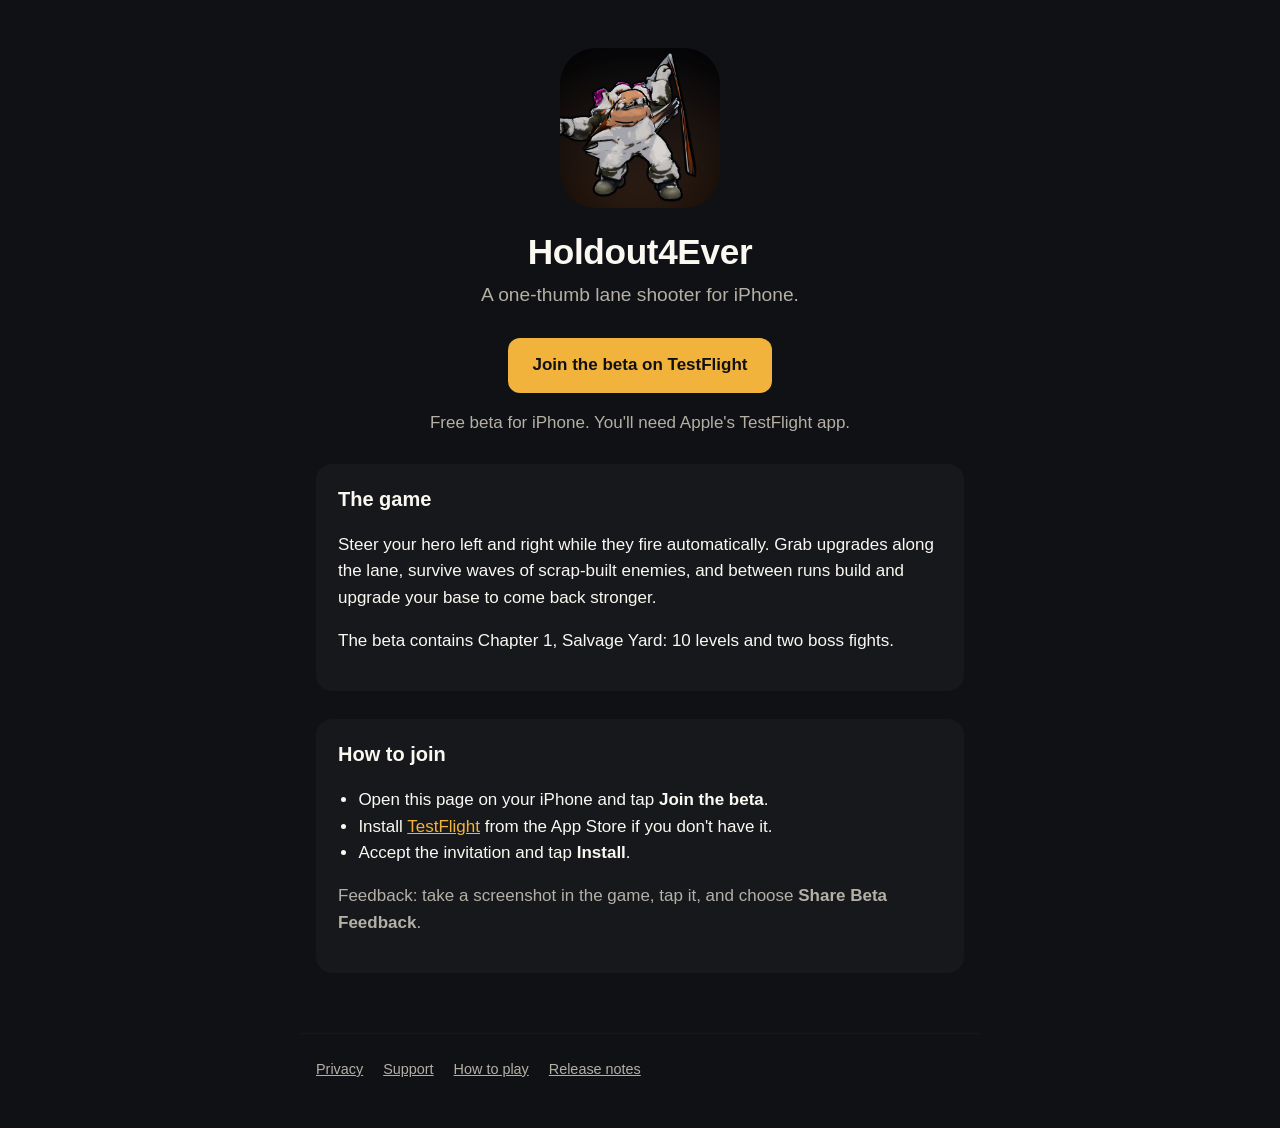
<file: index.html>
<!doctype html>
<html lang="en">
<head>
  <meta charset="utf-8">
  <meta name="viewport" content="width=device-width, initial-scale=1">
  <title>Holdout4Ever</title>
  <meta name="description" content="Holdout4Ever is a one-thumb lane shooter for iPhone. Steer, survive the waves, build your base. Join the beta on TestFlight.">
  <meta property="og:title" content="Holdout4Ever">
  <meta property="og:description" content="A one-thumb lane shooter for iPhone. Join the beta on TestFlight.">
  <meta property="og:image" content="https://holdout4ever.dadgar.se/img/icon-512.png">
  <link rel="icon" href="img/favicon.png">
  <link rel="apple-touch-icon" href="img/apple-touch-icon.png">
  <link rel="stylesheet" href="style.css">
</head>
<body>
<main>
  <section class="hero">
    <img src="img/icon-512.png" alt="Holdout4Ever app icon">
    <h1>Holdout4Ever</h1>
    <p class="tagline">A one-thumb lane shooter for iPhone.</p>
    <a class="button" href="https://testflight.apple.com/join/uf9PNABP">Join the beta on TestFlight</a>
    <p class="muted">Free beta for iPhone. You'll need Apple's TestFlight app.</p>
  </section>

  <div class="card">
    <h2>The game</h2>
    <p>Steer your hero left and right while they fire automatically. Grab upgrades along the lane, survive waves of scrap-built enemies, and between runs build and upgrade your base to come back stronger.</p>
    <p>The beta contains Chapter 1, Salvage Yard: 10 levels and two boss fights.</p>
  </div>

  <div class="card">
    <h2>How to join</h2>
    <ul>
      <li>Open this page on your iPhone and tap <strong>Join the beta</strong>.</li>
      <li>Install <a href="https://apps.apple.com/app/testflight/id899247664">TestFlight</a> from the App Store if you don't have it.</li>
      <li>Accept the invitation and tap <strong>Install</strong>.</li>
    </ul>
    <p class="muted">Feedback: take a screenshot in the game, tap it, and choose <strong>Share Beta Feedback</strong>.</p>
  </div>
</main>
<footer>
  <a href="privacy.html">Privacy</a>
  <a href="support.html">Support</a>
  <a href="manual.html">How to play</a>
  <a href="release-notes.html">Release notes</a>
</footer>
</body>
</html>
</file>
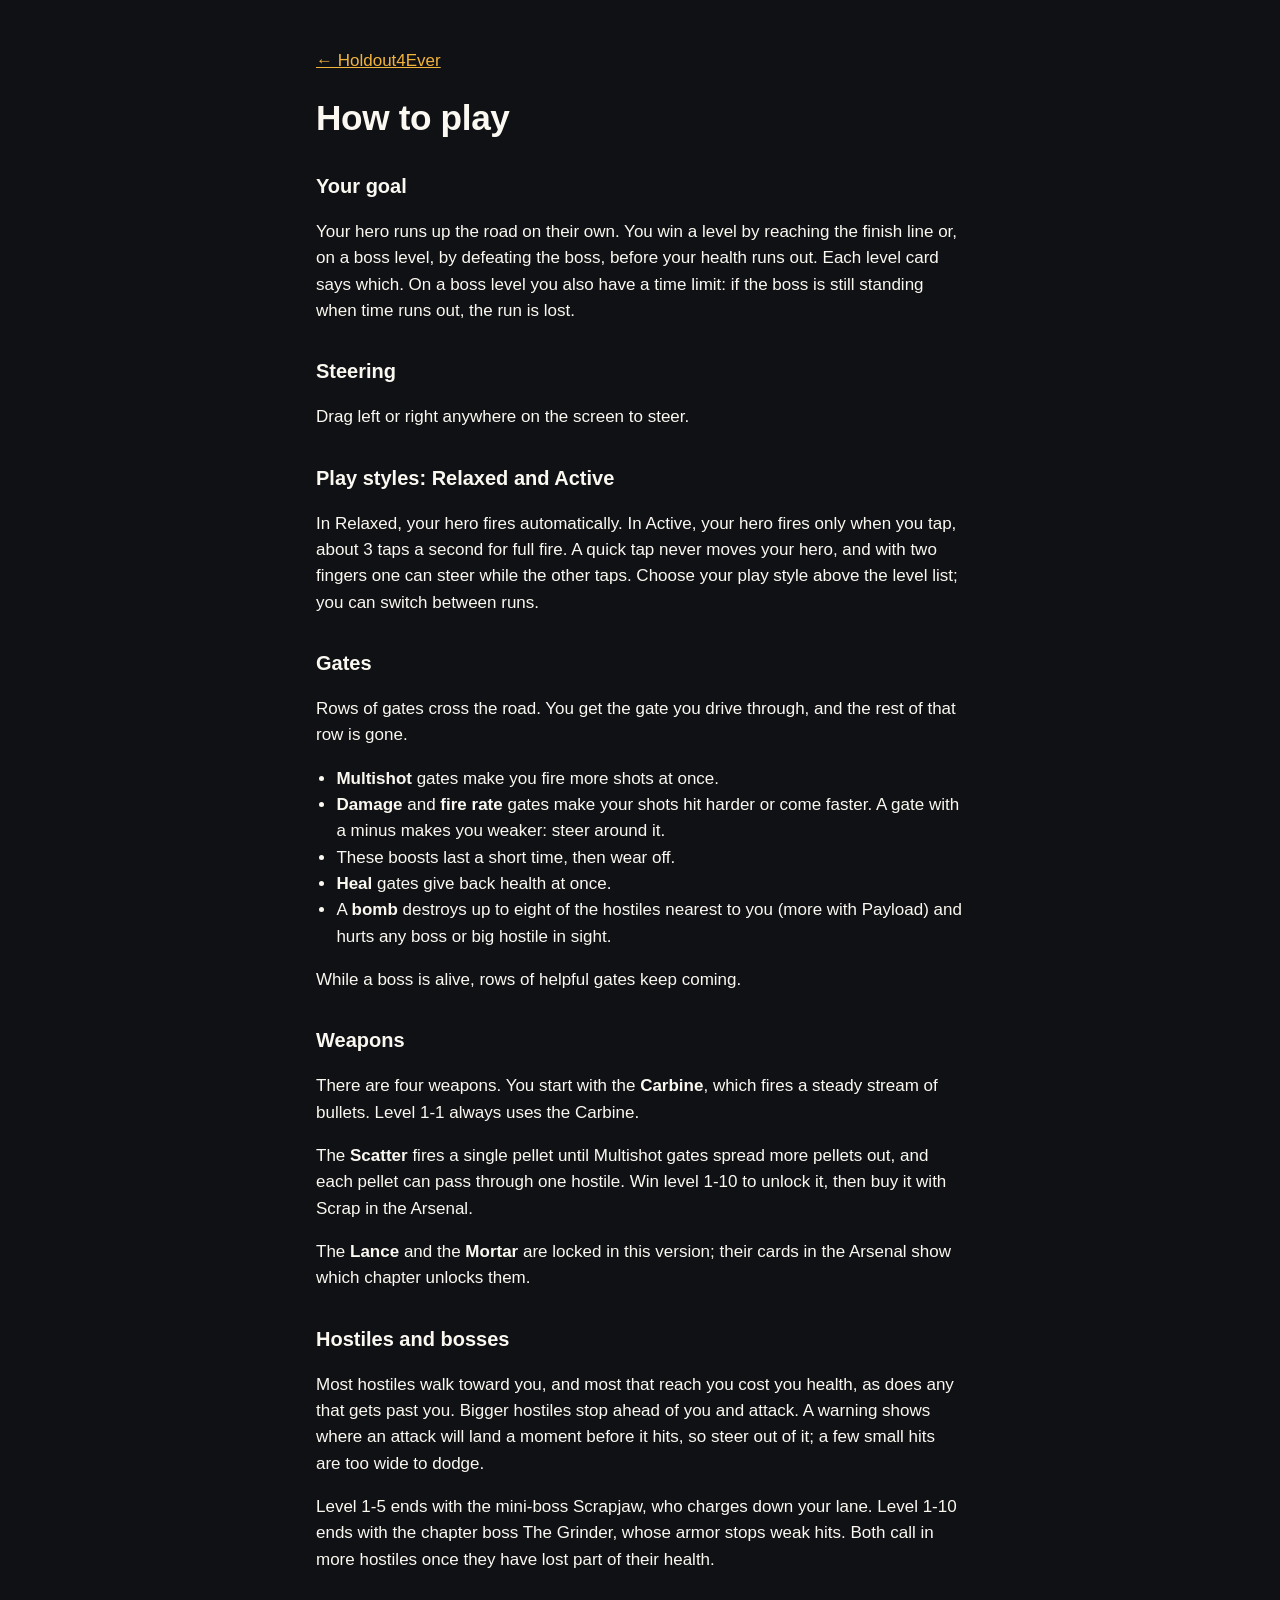
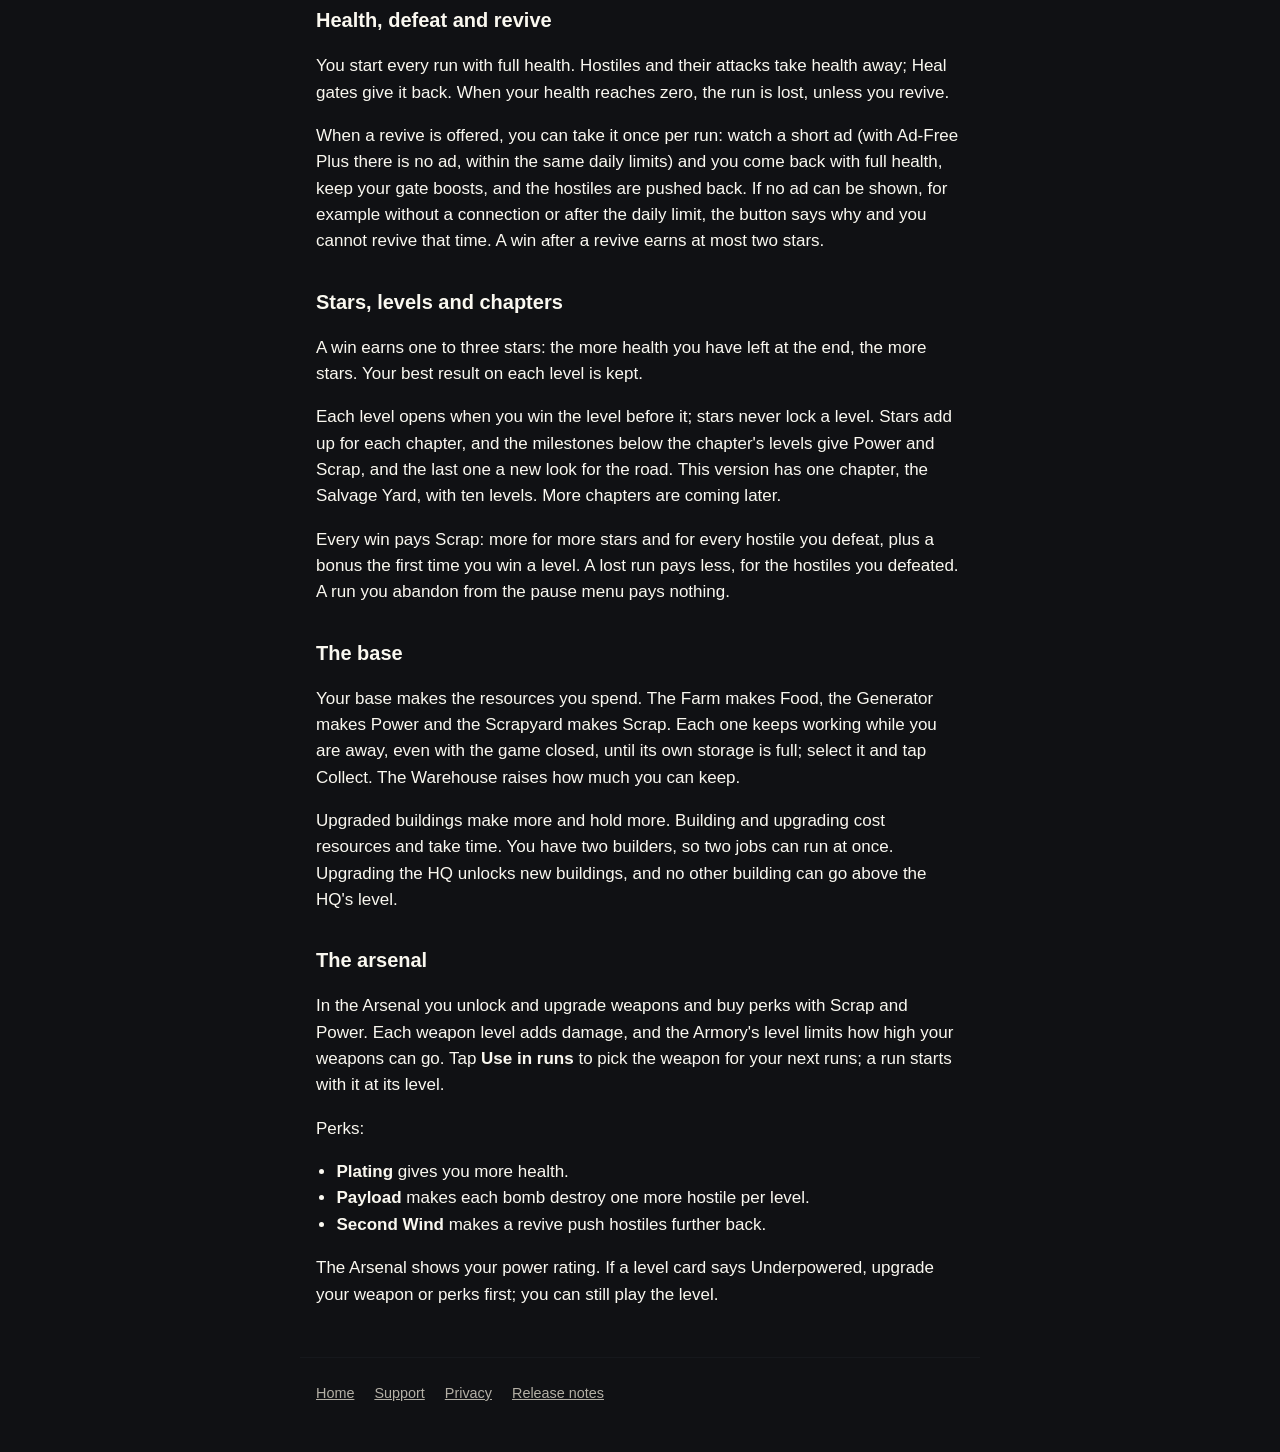
<file: manual.html>
<!doctype html>
<html lang="en">
<head>
  <meta charset="utf-8">
  <meta name="viewport" content="width=device-width, initial-scale=1">
  <title>How to Play Holdout4Ever</title>
  <link rel="icon" href="img/favicon.png">
  <link rel="stylesheet" href="style.css">
</head>
<body>
<main>
  <nav class="top"><a href="./">&larr; Holdout4Ever</a></nav>
  <h1>How to play</h1>

  <h2>Your goal</h2>
  <p>Your hero runs up the road on their own. You win a level by reaching the finish line or, on a boss level, by defeating the boss, before your health runs out. Each level card says which. On a boss level you also have a time limit: if the boss is still standing when time runs out, the run is lost.</p>

  <h2>Steering</h2>
  <p>Drag left or right anywhere on the screen to steer.</p>

  <h2>Play styles: Relaxed and Active</h2>
  <p>In Relaxed, your hero fires automatically. In Active, your hero fires only when you tap, about 3 taps a second for full fire. A quick tap never moves your hero, and with two fingers one can steer while the other taps. Choose your play style above the level list; you can switch between runs.</p>

  <h2>Gates</h2>
  <p>Rows of gates cross the road. You get the gate you drive through, and the rest of that row is gone.</p>
  <ul>
    <li><strong>Multishot</strong> gates make you fire more shots at once.</li>
    <li><strong>Damage</strong> and <strong>fire rate</strong> gates make your shots hit harder or come faster. A gate with a minus makes you weaker: steer around it.</li>
    <li>These boosts last a short time, then wear off.</li>
    <li><strong>Heal</strong> gates give back health at once.</li>
    <li>A <strong>bomb</strong> destroys up to eight of the hostiles nearest to you (more with Payload) and hurts any boss or big hostile in sight.</li>
  </ul>
  <p>While a boss is alive, rows of helpful gates keep coming.</p>

  <h2>Weapons</h2>
  <p>There are four weapons. You start with the <strong>Carbine</strong>, which fires a steady stream of bullets. Level 1-1 always uses the Carbine.</p>
  <p>The <strong>Scatter</strong> fires a single pellet until Multishot gates spread more pellets out, and each pellet can pass through one hostile. Win level 1-10 to unlock it, then buy it with Scrap in the Arsenal.</p>
  <p>The <strong>Lance</strong> and the <strong>Mortar</strong> are locked in this version; their cards in the Arsenal show which chapter unlocks them.</p>

  <h2>Hostiles and bosses</h2>
  <p>Most hostiles walk toward you, and most that reach you cost you health, as does any that gets past you. Bigger hostiles stop ahead of you and attack. A warning shows where an attack will land a moment before it hits, so steer out of it; a few small hits are too wide to dodge.</p>
  <p>Level 1-5 ends with the mini-boss Scrapjaw, who charges down your lane. Level 1-10 ends with the chapter boss The Grinder, whose armor stops weak hits. Both call in more hostiles once they have lost part of their health.</p>

  <h2>Health, defeat and revive</h2>
  <p>You start every run with full health. Hostiles and their attacks take health away; Heal gates give it back. When your health reaches zero, the run is lost, unless you revive.</p>
  <p>When a revive is offered, you can take it once per run: watch a short ad (with Ad-Free Plus there is no ad, within the same daily limits) and you come back with full health, keep your gate boosts, and the hostiles are pushed back. If no ad can be shown, for example without a connection or after the daily limit, the button says why and you cannot revive that time. A win after a revive earns at most two stars.</p>

  <h2>Stars, levels and chapters</h2>
  <p>A win earns one to three stars: the more health you have left at the end, the more stars. Your best result on each level is kept.</p>
  <p>Each level opens when you win the level before it; stars never lock a level. Stars add up for each chapter, and the milestones below the chapter's levels give Power and Scrap, and the last one a new look for the road. This version has one chapter, the Salvage Yard, with ten levels. More chapters are coming later.</p>
  <p>Every win pays Scrap: more for more stars and for every hostile you defeat, plus a bonus the first time you win a level. A lost run pays less, for the hostiles you defeated. A run you abandon from the pause menu pays nothing.</p>

  <h2>The base</h2>
  <p>Your base makes the resources you spend. The Farm makes Food, the Generator makes Power and the Scrapyard makes Scrap. Each one keeps working while you are away, even with the game closed, until its own storage is full; select it and tap Collect. The Warehouse raises how much you can keep.</p>
  <p>Upgraded buildings make more and hold more. Building and upgrading cost resources and take time. You have two builders, so two jobs can run at once. Upgrading the HQ unlocks new buildings, and no other building can go above the HQ's level.</p>

  <h2>The arsenal</h2>
  <p>In the Arsenal you unlock and upgrade weapons and buy perks with Scrap and Power. Each weapon level adds damage, and the Armory's level limits how high your weapons can go. Tap <strong>Use in runs</strong> to pick the weapon for your next runs; a run starts with it at its level.</p>
  <p>Perks:</p>
  <ul>
    <li><strong>Plating</strong> gives you more health.</li>
    <li><strong>Payload</strong> makes each bomb destroy one more hostile per level.</li>
    <li><strong>Second Wind</strong> makes a revive push hostiles further back.</li>
  </ul>
  <p>The Arsenal shows your power rating. If a level card says Underpowered, upgrade your weapon or perks first; you can still play the level.</p>
</main>
<footer>
  <a href="./">Home</a>
  <a href="support.html">Support</a>
  <a href="privacy.html">Privacy</a>
  <a href="release-notes.html">Release notes</a>
</footer>
</body>
</html>
</file>
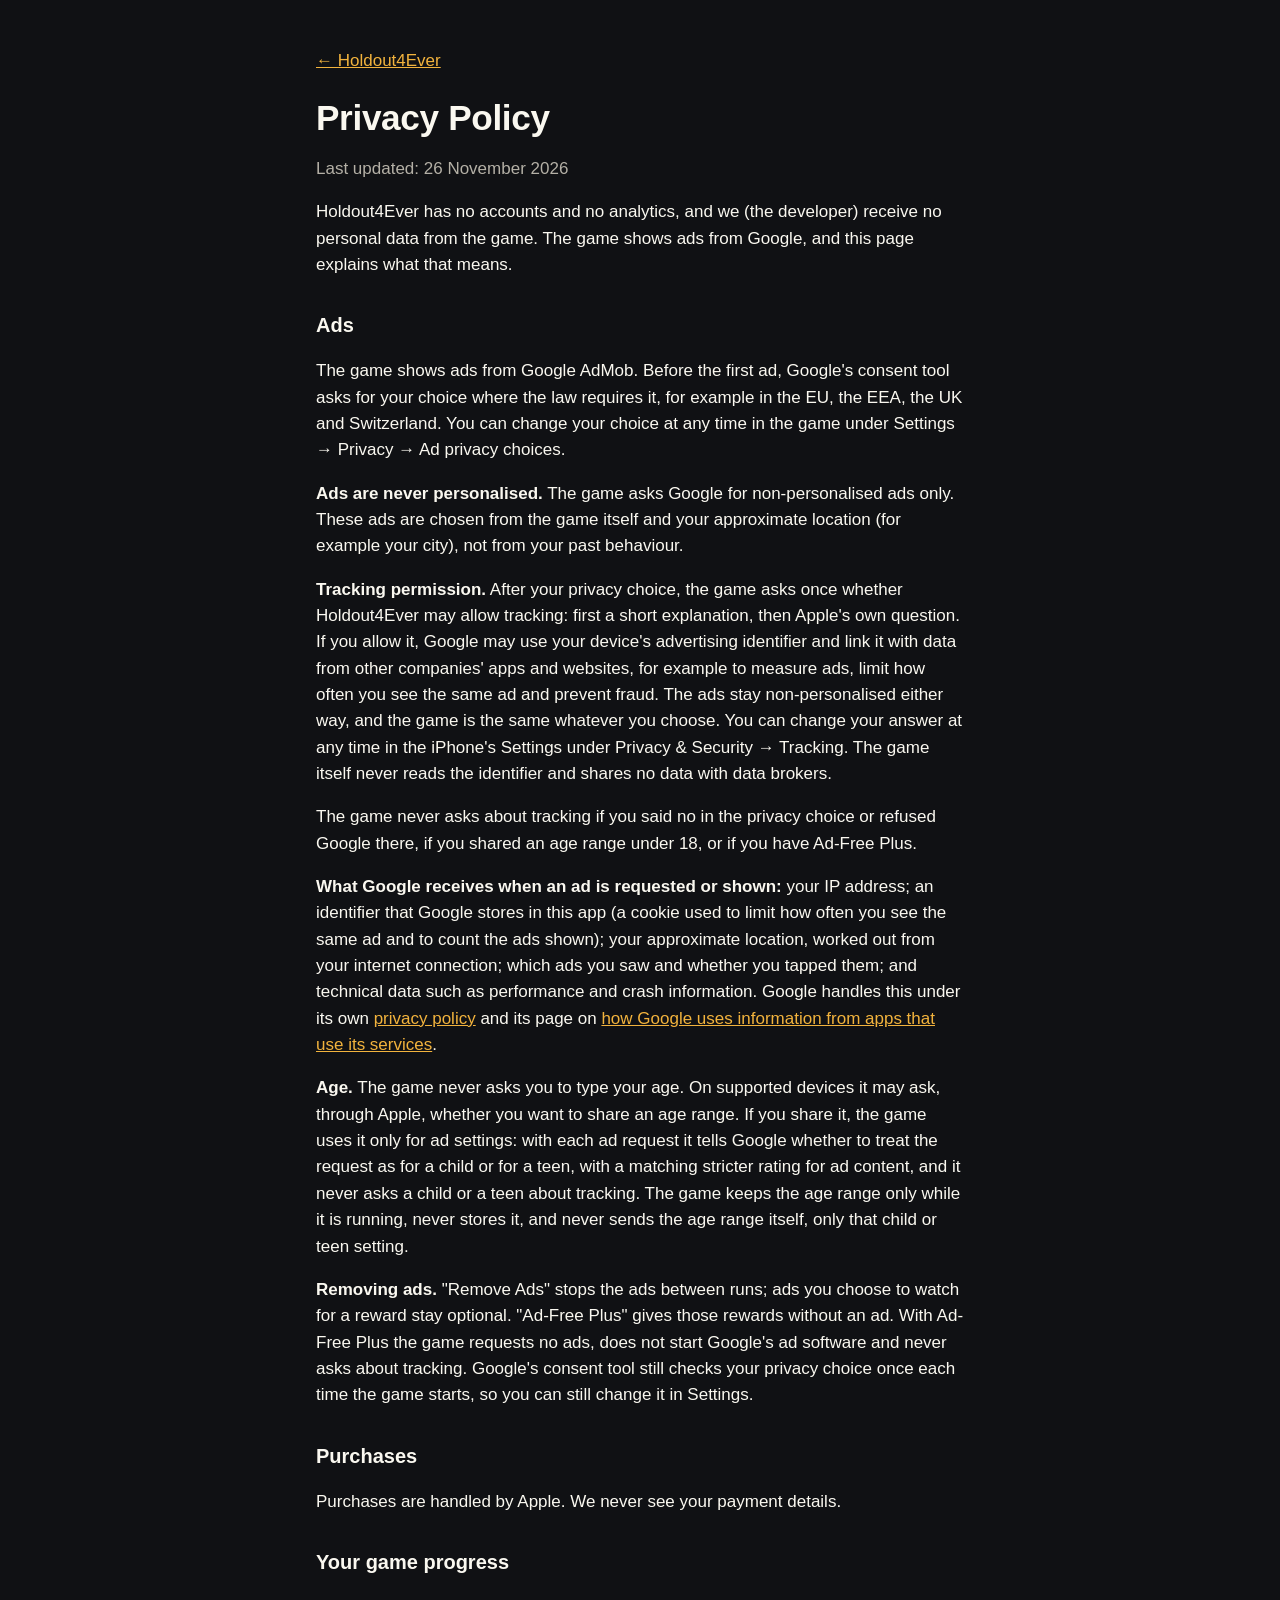
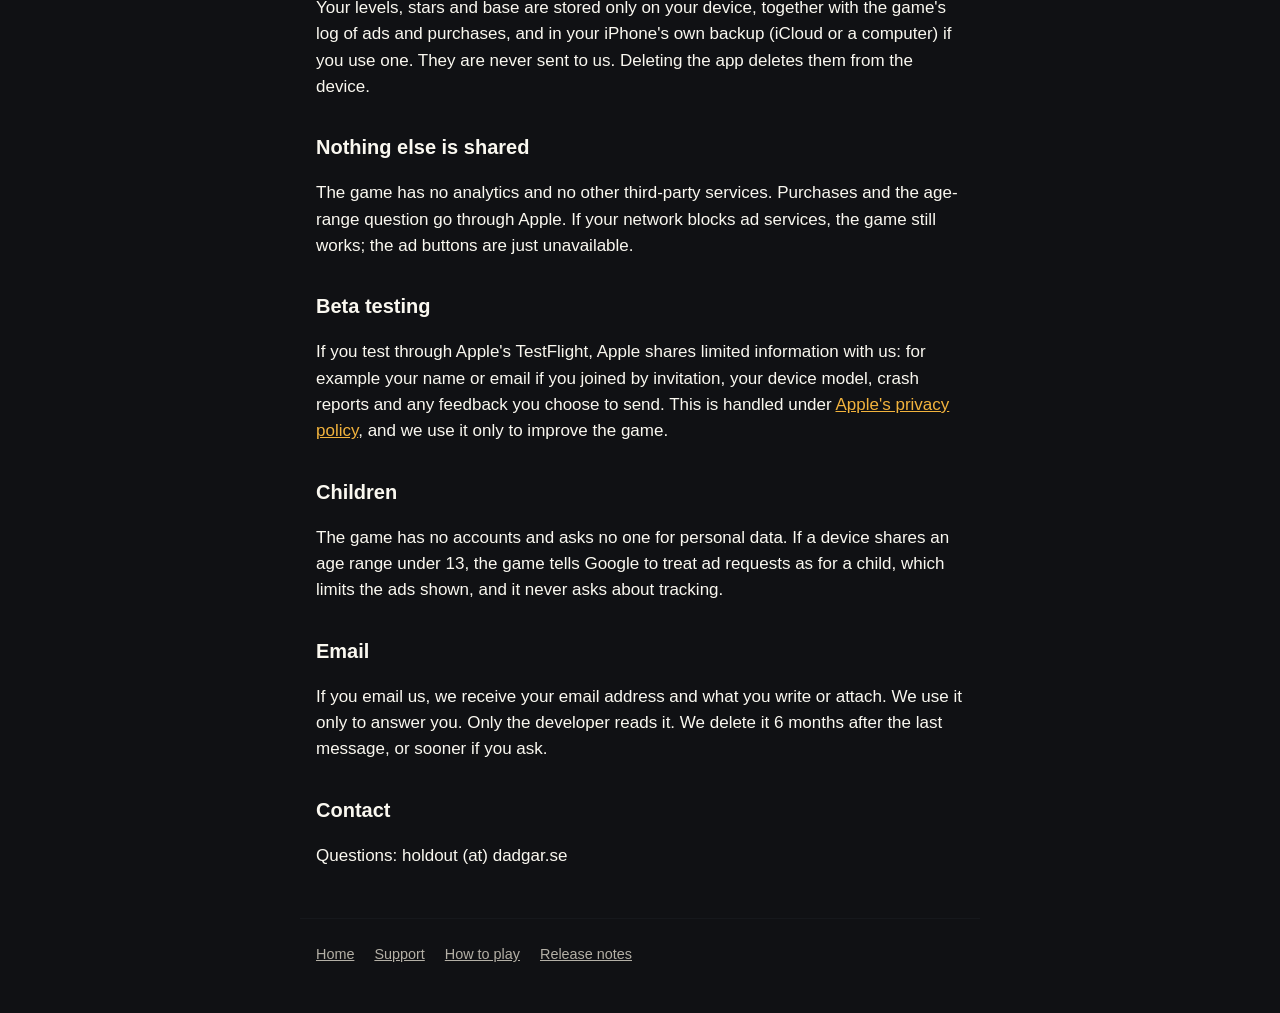
<file: privacy.html>
<!doctype html>
<html lang="en">
<head>
  <meta charset="utf-8">
  <meta name="viewport" content="width=device-width, initial-scale=1">
  <title>Holdout4Ever Privacy Policy</title>
  <link rel="icon" href="img/favicon.png">
  <link rel="stylesheet" href="style.css">
</head>
<body>
<main>
  <nav class="top"><a href="./">&larr; Holdout4Ever</a></nav>
  <h1>Privacy Policy</h1>
  <p class="muted">Last updated: 26 November 2026</p>

  <p>Holdout4Ever has no accounts and no analytics, and we (the developer) receive no personal data from the game. The game shows ads from Google, and this page explains what that means.</p>

  <h2>Ads</h2>
  <p>The game shows ads from Google AdMob. Before the first ad, Google's consent tool asks for your choice where the law requires it, for example in the EU, the EEA, the UK and Switzerland. You can change your choice at any time in the game under Settings &rarr; Privacy &rarr; Ad privacy choices.</p>
  <p><strong>Ads are never personalised.</strong> The game asks Google for non-personalised ads only. These ads are chosen from the game itself and your approximate location (for example your city), not from your past behaviour.</p>
  <p><strong>Tracking permission.</strong> After your privacy choice, the game asks once whether Holdout4Ever may allow tracking: first a short explanation, then Apple's own question. If you allow it, Google may use your device's advertising identifier and link it with data from other companies' apps and websites, for example to measure ads, limit how often you see the same ad and prevent fraud. The ads stay non-personalised either way, and the game is the same whatever you choose. You can change your answer at any time in the iPhone's Settings under Privacy &amp; Security &rarr; Tracking. The game itself never reads the identifier and shares no data with data brokers.</p>
  <p>The game never asks about tracking if you said no in the privacy choice or refused Google there, if you shared an age range under 18, or if you have Ad-Free Plus.</p>
  <p><strong>What Google receives when an ad is requested or shown:</strong> your IP address; an identifier that Google stores in this app (a cookie used to limit how often you see the same ad and to count the ads shown); your approximate location, worked out from your internet connection; which ads you saw and whether you tapped them; and technical data such as performance and crash information. Google handles this under its own <a href="https://policies.google.com/privacy">privacy policy</a> and its page on <a href="https://policies.google.com/technologies/partner-sites">how Google uses information from apps that use its services</a>.</p>
  <p><strong>Age.</strong> The game never asks you to type your age. On supported devices it may ask, through Apple, whether you want to share an age range. If you share it, the game uses it only for ad settings: with each ad request it tells Google whether to treat the request as for a child or for a teen, with a matching stricter rating for ad content, and it never asks a child or a teen about tracking. The game keeps the age range only while it is running, never stores it, and never sends the age range itself, only that child or teen setting.</p>
  <p><strong>Removing ads.</strong> "Remove Ads" stops the ads between runs; ads you choose to watch for a reward stay optional. "Ad-Free Plus" gives those rewards without an ad. With Ad-Free Plus the game requests no ads, does not start Google's ad software and never asks about tracking. Google's consent tool still checks your privacy choice once each time the game starts, so you can still change it in Settings.</p>

  <h2>Purchases</h2>
  <p>Purchases are handled by Apple. We never see your payment details.</p>

  <h2>Your game progress</h2>
  <p>Your levels, stars and base are stored only on your device, together with the game's log of ads and purchases, and in your iPhone's own backup (iCloud or a computer) if you use one. They are never sent to us. Deleting the app deletes them from the device.</p>

  <h2>Nothing else is shared</h2>
  <p>The game has no analytics and no other third-party services. Purchases and the age-range question go through Apple. If your network blocks ad services, the game still works; the ad buttons are just unavailable.</p>

  <h2>Beta testing</h2>
  <p>If you test through Apple's TestFlight, Apple shares limited information with us: for example your name or email if you joined by invitation, your device model, crash reports and any feedback you choose to send. This is handled under <a href="https://www.apple.com/legal/privacy/">Apple's privacy policy</a>, and we use it only to improve the game.</p>

  <h2>Children</h2>
  <p>The game has no accounts and asks no one for personal data. If a device shares an age range under 13, the game tells Google to treat ad requests as for a child, which limits the ads shown, and it never asks about tracking.</p>

  <h2>Email</h2>
  <p>If you email us, we receive your email address and what you write or attach. We use it only to answer you. Only the developer reads it. We delete it 6 months after the last message, or sooner if you ask.</p>

  <h2>Contact</h2>
  <p>Questions: holdout (at) dadgar.se</p>
</main>
<footer>
  <a href="./">Home</a>
  <a href="support.html">Support</a>
  <a href="manual.html">How to play</a>
  <a href="release-notes.html">Release notes</a>
</footer>
</body>
</html>
</file>
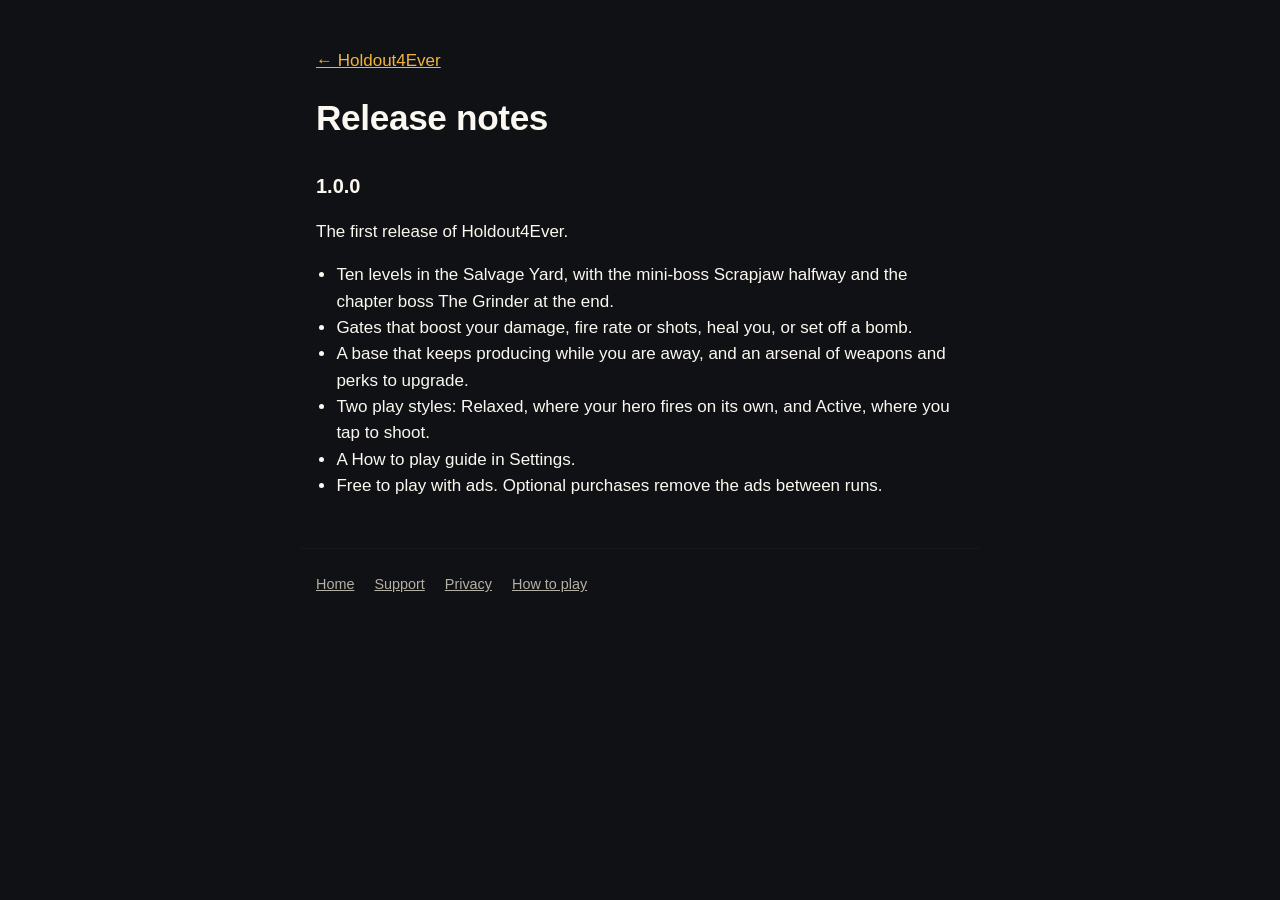
<file: release-notes.html>
<!doctype html>
<html lang="en">
<head>
  <meta charset="utf-8">
  <meta name="viewport" content="width=device-width, initial-scale=1">
  <title>Holdout4Ever Release Notes</title>
  <link rel="icon" href="img/favicon.png">
  <link rel="stylesheet" href="style.css">
</head>
<body>
<main>
  <nav class="top"><a href="./">&larr; Holdout4Ever</a></nav>
  <h1>Release notes</h1>

  <h2>1.0.0</h2>
  <p>The first release of Holdout4Ever.</p>
  <ul>
    <li>Ten levels in the Salvage Yard, with the mini-boss Scrapjaw halfway and the chapter boss The Grinder at the end.</li>
    <li>Gates that boost your damage, fire rate or shots, heal you, or set off a bomb.</li>
    <li>A base that keeps producing while you are away, and an arsenal of weapons and perks to upgrade.</li>
    <li>Two play styles: Relaxed, where your hero fires on its own, and Active, where you tap to shoot.</li>
    <li>A How to play guide in Settings.</li>
    <li>Free to play with ads. Optional purchases remove the ads between runs.</li>
  </ul>
</main>
<footer>
  <a href="./">Home</a>
  <a href="support.html">Support</a>
  <a href="privacy.html">Privacy</a>
  <a href="manual.html">How to play</a>
</footer>
</body>
</html>
</file>
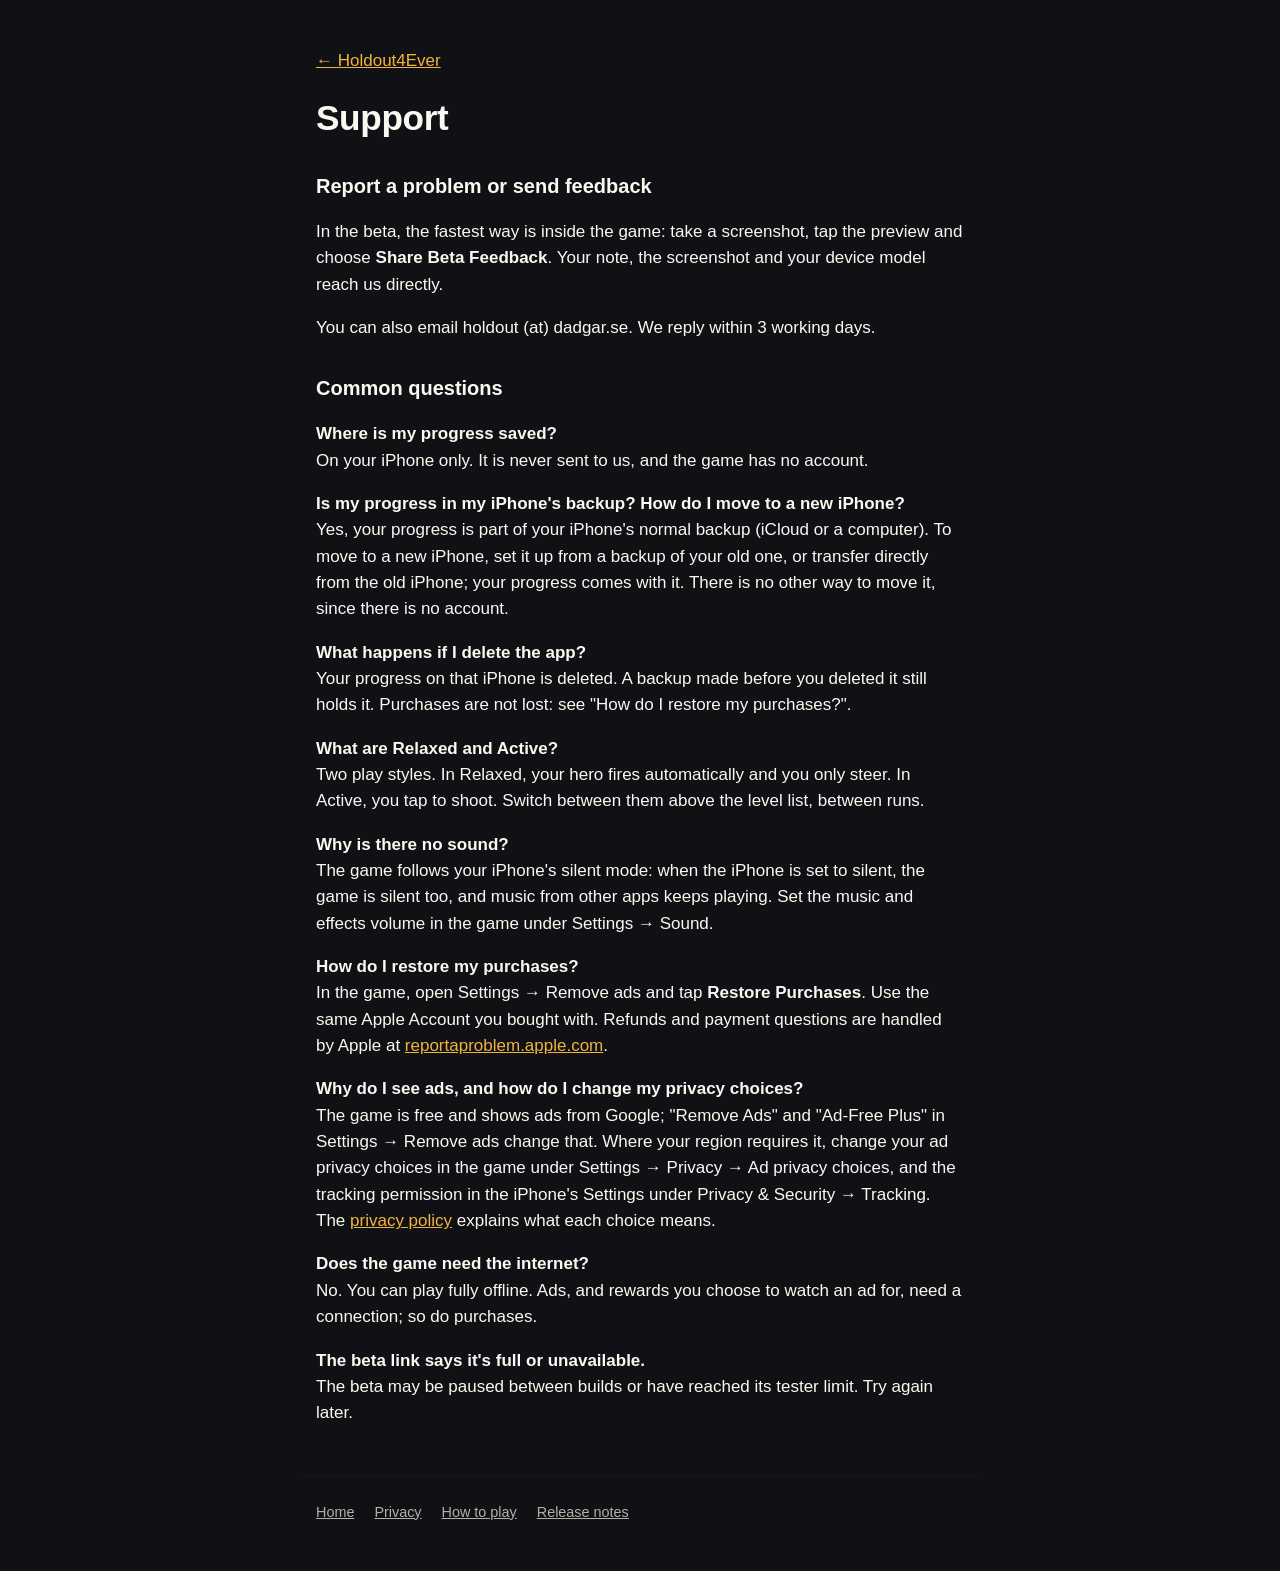
<file: support.html>
<!doctype html>
<html lang="en">
<head>
  <meta charset="utf-8">
  <meta name="viewport" content="width=device-width, initial-scale=1">
  <title>Holdout4Ever Support</title>
  <link rel="icon" href="img/favicon.png">
  <link rel="stylesheet" href="style.css">
</head>
<body>
<main>
  <nav class="top"><a href="./">&larr; Holdout4Ever</a></nav>
  <h1>Support</h1>

  <h2>Report a problem or send feedback</h2>
  <p>In the beta, the fastest way is inside the game: take a screenshot, tap the preview and choose <strong>Share Beta Feedback</strong>. Your note, the screenshot and your device model reach us directly.</p>
  <p>You can also email holdout (at) dadgar.se. We reply within 3 working days.</p>

  <h2>Common questions</h2>
  <p><strong>Where is my progress saved?</strong><br>On your iPhone only. It is never sent to us, and the game has no account.</p>
  <p><strong>Is my progress in my iPhone's backup? How do I move to a new iPhone?</strong><br>Yes, your progress is part of your iPhone's normal backup (iCloud or a computer). To move to a new iPhone, set it up from a backup of your old one, or transfer directly from the old iPhone; your progress comes with it. There is no other way to move it, since there is no account.</p>
  <p><strong>What happens if I delete the app?</strong><br>Your progress on that iPhone is deleted. A backup made before you deleted it still holds it. Purchases are not lost: see "How do I restore my purchases?".</p>
  <p><strong>What are Relaxed and Active?</strong><br>Two play styles. In Relaxed, your hero fires automatically and you only steer. In Active, you tap to shoot. Switch between them above the level list, between runs.</p>
  <p><strong>Why is there no sound?</strong><br>The game follows your iPhone's silent mode: when the iPhone is set to silent, the game is silent too, and music from other apps keeps playing. Set the music and effects volume in the game under Settings &rarr; Sound.</p>
  <p><strong>How do I restore my purchases?</strong><br>In the game, open Settings &rarr; Remove ads and tap <strong>Restore Purchases</strong>. Use the same Apple Account you bought with. Refunds and payment questions are handled by Apple at <a href="https://reportaproblem.apple.com">reportaproblem.apple.com</a>.</p>
  <p><strong>Why do I see ads, and how do I change my privacy choices?</strong><br>The game is free and shows ads from Google; "Remove Ads" and "Ad-Free Plus" in Settings &rarr; Remove ads change that. Where your region requires it, change your ad privacy choices in the game under Settings &rarr; Privacy &rarr; Ad privacy choices, and the tracking permission in the iPhone's Settings under Privacy &amp; Security &rarr; Tracking. The <a href="privacy.html">privacy policy</a> explains what each choice means.</p>
  <p><strong>Does the game need the internet?</strong><br>No. You can play fully offline. Ads, and rewards you choose to watch an ad for, need a connection; so do purchases.</p>
  <p><strong>The beta link says it's full or unavailable.</strong><br>The beta may be paused between builds or have reached its tester limit. Try again later.</p>
</main>
<footer>
  <a href="./">Home</a>
  <a href="privacy.html">Privacy</a>
  <a href="manual.html">How to play</a>
  <a href="release-notes.html">Release notes</a>
</footer>
</body>
</html>
</file>
<file: style.css>
/* Holdout4Ever shell palette, set 1 "warm sand" (approved 2026-11-14). */
:root {
  --bg: #101114;
  --surface: #16181C;
  --text: #FAF8F0;
  --text-2: #B4B0A6;
  --accent: #F2B33D;
}
* { box-sizing: border-box; }
html { -webkit-text-size-adjust: 100%; }
body {
  margin: 0;
  background: var(--bg);
  color: var(--text);
  font: 17px/1.55 -apple-system, BlinkMacSystemFont, "Segoe UI", Roboto, Helvetica, Arial, sans-serif;
}
main { max-width: 680px; margin: 0 auto; padding: 48px 16px 32px; }
a { color: var(--accent); }
a:focus-visible, .button:focus-visible { outline: 3px solid var(--accent); outline-offset: 3px; }
h1 { font-size: 2.2rem; line-height: 1.15; margin: 0 0 8px; letter-spacing: -0.01em; }
h2 { font-size: 1.25rem; margin: 32px 0 8px; }
.muted { color: var(--text-2); }
.hero { text-align: center; }
.hero img { width: 160px; height: 160px; border-radius: 36px; display: block; margin: 0 auto 24px; }
.tagline { font-size: 1.2rem; color: var(--text-2); margin: 0 0 28px; }
.button {
  display: inline-block; background: var(--accent); color: var(--bg);
  font-weight: 700; text-decoration: none; padding: 14px 24px; border-radius: 12px;
}
.card { background: var(--surface); border-radius: 16px; padding: 20px 22px; margin: 28px 0; }
.card h2 { margin-top: 0; }
ul { padding-left: 1.2em; }
nav.top { margin-bottom: 24px; }
footer { max-width: 680px; margin: 0 auto; padding: 24px 16px 48px; color: var(--text-2); font-size: 0.9rem; border-top: 1px solid var(--surface); }
footer a { color: var(--text-2); margin-right: 16px; }
</file>
